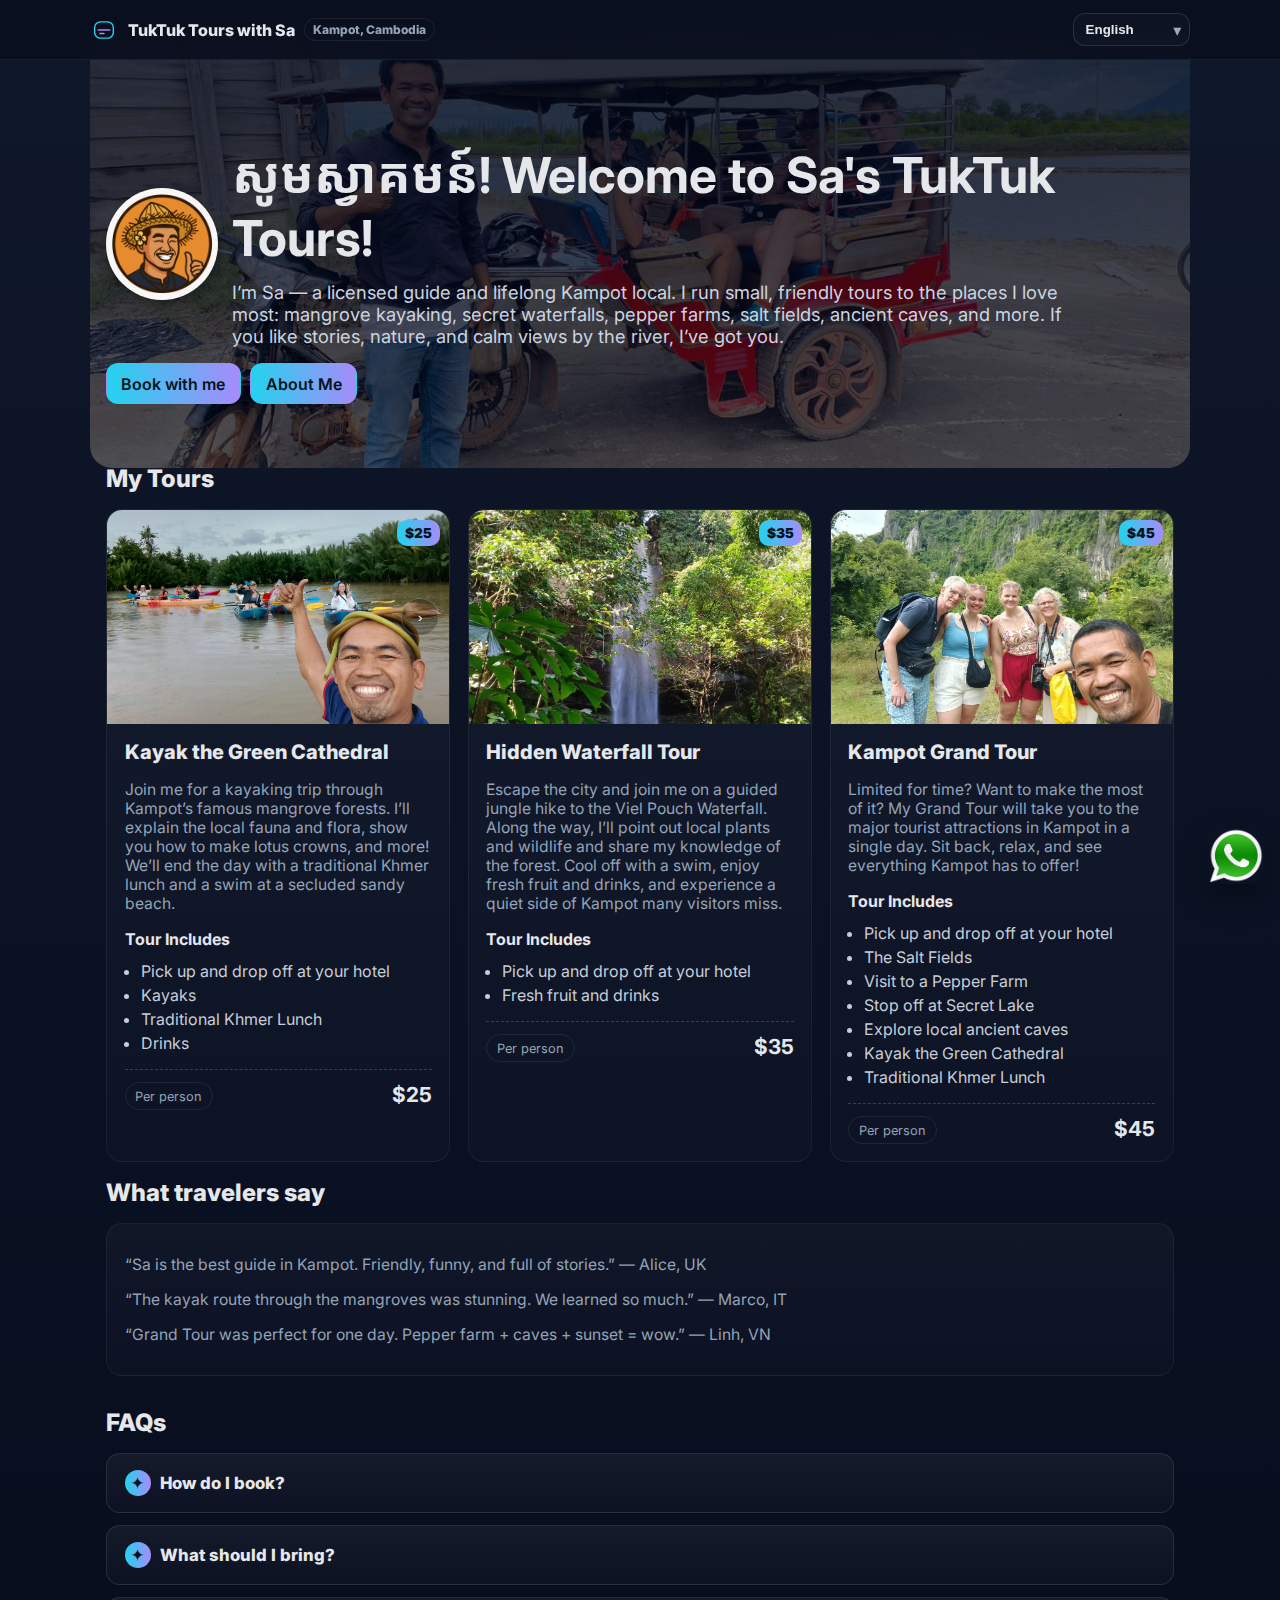
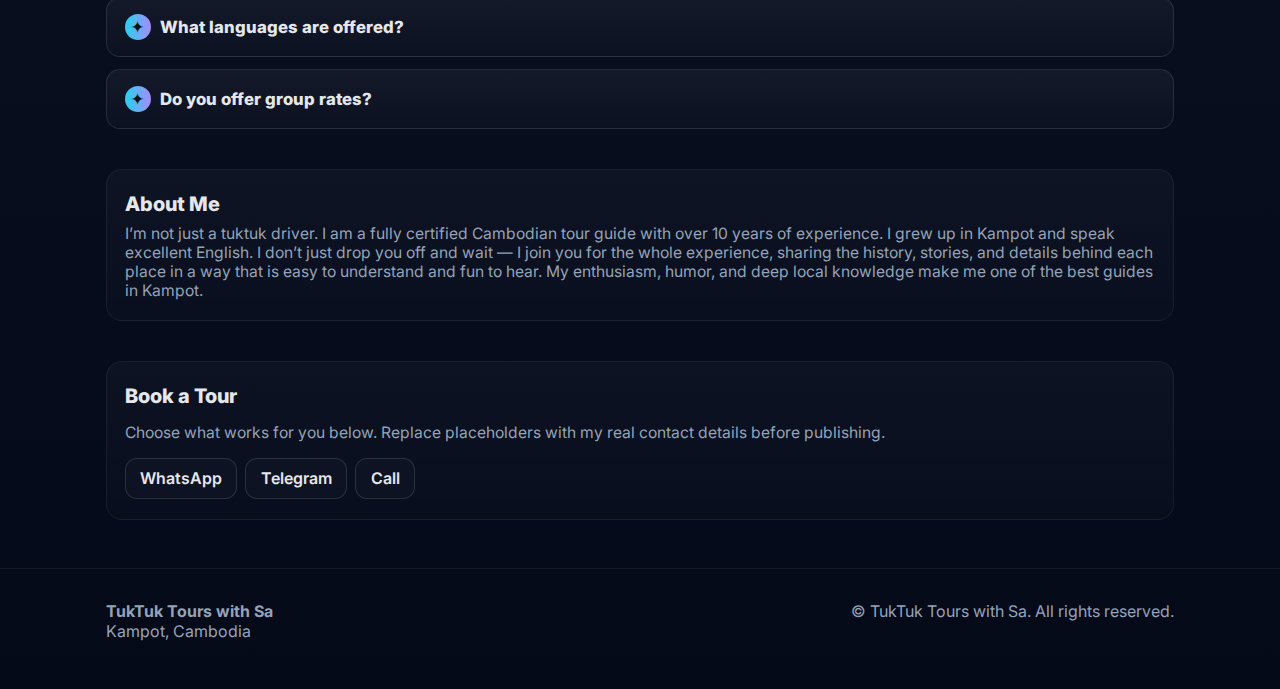
<file: index.html>
<!DOCTYPE html>
<html lang="en">
  <!-- default to English -->
  <head>
    <meta charset="utf-8" />
    <meta name="viewport" content="width=device-width, initial-scale=1" />
    <title>Sa’s TukTuk Tours • Kampot, Cambodia</title>
    <meta
      name="description"
      content="TukTuk Tours with Sa – Kampot. Simple, affordable tours: Kayak the Green Cathedral, Hidden Waterfall, and the Kampot Grand Tour."
    />
    <link rel="preconnect" href="https://fonts.googleapis.com" />
    <link rel="preconnect" href="https://fonts.gstatic.com" crossorigin />
    <link
      href="https://fonts.googleapis.com/css2?family=Inter:wght@400;600;800&family=Noto+Sans+Khmer:wght@400;600&display=swap"
      rel="stylesheet"
    />
    <link rel="stylesheet" href="styles.css" />
  </head>
  <body>
    <!-- Header -->
    <header class="hdr">
      <div class="wrap hdr__row">
        <div class="hdr__brand">
          <svg
            width="28"
            height="28"
            viewBox="0 0 24 24"
            fill="none"
            xmlns="http://www.w3.org/2000/svg"
            aria-hidden="true"
          >
            <path
              d="M4 10c0-2.761 2.239-5 5-5h6c2.761 0 5 2.239 5 5v4c0 2.761-2.239 5-5 5H9c-2.761 0-5-2.239-5-5v-4Z"
              stroke="#22d3ee"
              stroke-width="1.2"
            />
            <path
              d="M7 12h10M8.5 15H12"
              stroke="#a78bfa"
              stroke-width="1.2"
              stroke-linecap="round"
            />
          </svg>
          <span data-i18n="brand">TukTuk Tours with Sa</span>
          <span class="hdr__badge" data-i18n="location">Kampot, Cambodia</span>
        </div>
        <div class="hdr__selectWrap">
          <label class="sr-only" for="lang">Language</label>
          <select id="lang" class="hdr__select" aria-label="Select language">
            <option value="en">English</option>
            <option value="fr">Français</option>
            <option value="nl">Nederlands</option>
            <option value="de">Deutsch</option>
          </select>
        </div>
      </div>
    </header>

    <main class="wrap">
      <!-- Hero -->
      <section class="hero">
        <div class="hero__bg" aria-hidden="true"></div>
        <div class="hero__intro">
          <img
            src="images/sa.png"
            alt="Sa smiling with straw hat — logo"
            class="hero__logo"
            width="112"
            height="112"
          />
          <div>
            <h1 data-i18n="hero_title">
              សូមស្វាគមន៍! Welcome to my TukTuk Tours
            </h1>
            <p class="hero__lead" data-i18n="hero_lead">
              I’m Sa — a licensed guide and lifelong Kampot local. I run small,
              friendly tours to the places I love most: mangrove kayaking,
              secret waterfalls, pepper farms, salt fields, ancient caves, and
              more. If you like stories, nature, and calm views by the river,
              I’ve got you.
            </p>
          </div>
        </div>
        <div
          class="hero__cta"
          style="margin-top: 1rem; display: flex; gap: 0.6rem; flex-wrap: wrap"
        >
          <a href="#contact" class="btn btn--primary" data-i18n="cta_book_me"
            >Book with me</a
          >
          <a href="#about" class="btn btn--primary" data-i18n="hero_about"
            >About Me</a
          >
        </div>
      </section>

      <!-- Tours -->
      <section aria-labelledby="tours" style="margin-top: 1.2rem">
        <h2
          id="tours"
          style="font-size: 1.5rem; margin: 1rem 0 1rem; font-weight: 800"
          data-i18n="tours_heading"
        >
          My Tours
        </h2>
        <div class="tours">
          <!-- Kayak -->
          <article class="card">
            <div class="crsl" data-crsl aria-label="Kayak the Green Cathedral">
              <button
                type="button"
                class="crsl__btn crsl__btn--prev"
                data-crsl-prev
                aria-label="Previous photo"
              >
                ‹
              </button>
              <div class="crsl__track" data-crsl-track>
                <img
                  class="crsl__slide"
                  loading="lazy"
                  src="images/green-cathedral-1.jpg"
                  alt="Kayaking among mangroves"
                  data-i18n-attr="alt"
                  data-i18n="alt_green1"
                />
                <img
                  class="crsl__slide"
                  loading="lazy"
                  src="images/green-cathedral-2.jpg"
                  alt="Lotus crowns and calm canals"
                  data-i18n-attr="alt"
                  data-i18n="alt_green2"
                />
                <img
                  class="crsl__slide"
                  loading="lazy"
                  src="images/green-cathedral-3.jpg"
                  alt="Sandy beach lunch stop"
                  data-i18n-attr="alt"
                  data-i18n="alt_green3"
                />
              </div>
              <button
                type="button"
                class="crsl__btn crsl__btn--next"
                data-crsl-next
                aria-label="Next photo"
              >
                ›
              </button>
              <div class="crsl__dots" data-crsl-dots></div>
              <span class="crsl__price">$25</span>
            </div>
            <div class="card__body">
              <h3 class="card__title" data-i18n="tour_green_title">
                Kayak the Green Cathedral
              </h3>
              <p class="card__desc" data-i18n="tour_green_desc">
                Join me for a kayaking trip through Kampot’s famous mangrove
                forests...
              </p>
              <h4
                style="margin: 0.9rem 0 0.25rem; font-weight: 700"
                data-i18n="includes"
              >
                Tour Includes
              </h4>
              <ul class="inc">
                <li data-i18n="pick_drop">
                  Pick up and drop off at your hotel
                </li>
                <li data-i18n="kayaks">Kayaks</li>
                <li data-i18n="khmer_lunch">Traditional Khmer Lunch</li>
                <li data-i18n="drinks">Drinks</li>
              </ul>
              <div class="price">
                <div>
                  <span class="pill" data-i18n="per_person">Per person</span>
                </div>
                <strong>$25</strong>
              </div>
            </div>
          </article>

          <!-- Waterfall -->
          <article class="card">
            <div class="crsl" data-crsl aria-label="Hidden Waterfall Tour">
              <button
                type="button"
                class="crsl__btn crsl__btn--prev"
                data-crsl-prev
                aria-label="Previous photo"
              >
                ‹
              </button>
              <div class="crsl__track" data-crsl-track>
                <img
                  class="crsl__slide"
                  loading="lazy"
                  src="images/hidden-waterfall-1.jpg"
                  alt="Jungle trail to the waterfall"
                  data-i18n-attr="alt"
                  data-i18n="alt_waterfall1"
                />
                <img
                  class="crsl__slide"
                  loading="lazy"
                  src="images/hidden-waterfall-2.jpg"
                  alt="Viel Pouch Waterfall pool"
                  data-i18n-attr="alt"
                  data-i18n="alt_waterfall2"
                />
                <img
                  class="crsl__slide"
                  loading="lazy"
                  src="images/hidden-waterfall-3.jpg"
                  alt="Fresh fruit break by the river"
                  data-i18n-attr="alt"
                  data-i18n="alt_waterfall3"
                />
              </div>
              <button
                type="button"
                class="crsl__btn crsl__btn--next"
                data-crsl-next
                aria-label="Next photo"
              >
                ›
              </button>
              <div class="crsl__dots" data-crsl-dots></div>
              <span class="crsl__price">$35</span>
            </div>
            <div class="card__body">
              <h3 class="card__title" data-i18n="tour_waterfall_title">
                Hidden Waterfall Tour
              </h3>
              <p class="card__desc" data-i18n="tour_waterfall_desc">
                Escape the city and join me on a guided jungle hike...
              </p>
              <h4
                style="margin: 0.9rem 0 0.25rem; font-weight: 700"
                data-i18n="includes"
              >
                Tour Includes
              </h4>
              <ul class="inc">
                <li data-i18n="pick_drop">
                  Pick up and drop off at your hotel
                </li>
                <li data-i18n="fresh_fruit_drinks">Fresh fruit and drinks</li>
              </ul>
              <div class="price">
                <div>
                  <span class="pill" data-i18n="per_person">Per person</span>
                </div>
                <strong>$35</strong>
              </div>
            </div>
          </article>

          <!-- Grand tour -->
          <article class="card">
            <div class="crsl" data-crsl aria-label="Kampot Grand Tour">
              <button
                type="button"
                class="crsl__btn crsl__btn--prev"
                data-crsl-prev
                aria-label="Previous photo"
              >
                
              </button>
              <div class="crsl__track" data-crsl-track>
                <img
                  class="crsl__slide"
                  loading="lazy"
                  src="images/grand-tour-1.jpg"
                  alt="Salt fields near Kampot"
                  data-i18n-attr="alt"
                  data-i18n="alt_grand1"
                />
                <img
                  class="crsl__slide"
                  loading="lazy"
                  src="images/grand-tour-2.jpg"
                  alt="Pepper vines at the farm"
                  data-i18n-attr="alt"
                  data-i18n="alt_grand2"
                />
                <img
                  class="crsl__slide"
                  loading="lazy"
                  src="images/grand-tour-3.jpg"
                  alt="Ancient cave entrance"
                  data-i18n-attr="alt"
                  data-i18n="alt_grand3"
                />
              </div>
              <button
                type="button"
                class="crsl__btn crsl__btn--next"
                data-crsl-next
                aria-label="Next photo"
              >
                
              </button>
              <div class="crsl__dots" data-crsl-dots></div>
              <span class="crsl__price">$45</span>
            </div>
            <div class="card__body">
              <h3 class="card__title" data-i18n="tour_grand_title">
                Kampot Grand Tour
              </h3>
              <p class="card__desc" data-i18n="tour_grand_desc">
                Limited for time? Want to make the most of it?...
              </p>
              <h4
                style="margin: 0.9rem 0 0.25rem; font-weight: 700"
                data-i18n="includes"
              >
                Tour Includes
              </h4>
              <ul class="inc">
                <li data-i18n="pick_drop">
                  Pick up and drop off at your hotel
                </li>
                <li data-i18n="salt_fields">The Salt Fields</li>
                <li data-i18n="pepper_farm">Visit to a Pepper Farm</li>
                <li data-i18n="secret_lake">Stop off at Secret Lake</li>
                <li data-i18n="caves">Explore local ancient caves</li>
                <li data-i18n="kayak_green_again">Kayak the Green Cathedral</li>
                <li data-i18n="khmer_lunch">Traditional Khmer Lunch</li>
              </ul>
              <div class="price">
                <div>
                  <span class="pill" data-i18n="per_person">Per person</span>
                </div>
                <strong>$45</strong>
              </div>
            </div>
          </article>
        </div>
      </section>

      <!-- Testimonials -->
      <section aria-label="Traveler reviews">
        <h2
          style="font-size: 1.5rem; font-weight: 800; margin: 1rem 0"
          data-i18n="testimonials_heading"
        >
          What travelers say
        </h2>
        <div class="card" style="padding: 1rem 1.1rem">
          <p class="card__desc" data-i18n="quote1">
            “Sa is the best guide in Kampot. Friendly, funny, and full of
            stories.” — Alice, UK
          </p>
          <p class="card__desc" data-i18n="quote2">
            “The kayak route through the mangroves was stunning. We learned so
            much.” — Marco, IT
          </p>
          <p class="card__desc" data-i18n="quote3">
            “Grand Tour was perfect for one day. Pepper farm + caves + sunset =
            wow.” — Linh, VN
          </p>
        </div>
      </section>

      <!-- FAQ -->
      <section class="faq" aria-labelledby="faq-heading">
        <h2
          id="faq-heading"
          style="font-size: 1.5rem; font-weight: 800; margin: 1rem 0"
          data-i18n="faqs"
        >
          FAQs
        </h2>
        <div class="faq__list">
          <details>
            <summary data-i18n="faq_book_q">How do I book?</summary>
            <div class="faq__content" data-i18n="faq_book_a">
              Use WhatsApp, Facebook, or email below. Tell me your dates and
              which tour you want. I’ll confirm quickly.
            </div>
          </details>
          <details>
            <summary data-i18n="faq_bring_q">What should I bring?</summary>
            <div class="faq__content" data-i18n="faq_bring_a">
              Sunblock, hat, swimwear for kayaking/waterfall, and comfortable
              shoes for walking. I provide water and fruit.
            </div>
          </details>
          <details>
            <summary data-i18n="faq_lang_q">
              What languages are offered?
            </summary>
            <div class="faq__content" data-i18n="faq_lang_a">
              English and Khmer.
            </div>
          </details>
          <details>
            <summary data-i18n="faq_group_q">Do you offer group rates?</summary>
            <div class="faq__content" data-i18n="faq_group_a">
              Yes — get in touch and I’ll tailor a price for your group.
            </div>
          </details>
        </div>
      </section>

      <!-- About -->
      <section id="about" style="margin-top: 2.5rem">
        <div class="card" style="padding: 1.1rem 1.1rem 1.25rem">
          <h2
            style="
              font-size: 1.25rem;
              font-weight: 800;
              margin: 0.25rem 0 0.5rem;
            "
            data-i18n="about_heading"
          >
            About Me
          </h2>
          <p class="card__desc" style="margin: 0" data-i18n="about_text">
            I’m not just a tuktuk driver. I am a fully certified Cambodian tour
            guide with over 10 years of experience...
          </p>
        </div>
      </section>

      <!-- Contact -->
      <section id="contact" style="margin-top: 2.5rem">
        <div class="card" style="padding: 1.1rem 1.1rem 1.25rem">
          <h2
            style="
              font-size: 1.25rem;
              font-weight: 800;
              margin: 0.25rem 0 0.5rem;
            "
            data-i18n="contact_heading"
          >
            Book a Tour
          </h2>
          <p class="card__desc" data-i18n="contact_note">
            Choose what works for you below. Replace placeholders with my real
            contact details before publishing.
          </p>
          <div
            class="buttons"
            style="
              margin-top: 0.75rem;
              display: flex;
              gap: 0.5rem;
              flex-wrap: wrap;
            "
          >
            <a
              class="btn"
              data-i18n="btn_whatsapp"
              href="https://wa.me/85500000000"
              target="_blank"
              rel="noopener"
              >WhatsApp</a
            >
            <a
              class="btn"
              data-i18n="btn_telegram"
              href="https://t.me/yourusername"
              target="_blank"
              rel="noopener"
              >Telegram</a
            >
            <a class="btn" data-i18n="btn_call" href="tel:+85500000000">Call</a>
          </div>
        </div>
      </section>
    </main>

    <footer>
      <div class="wrap">
        <div
          style="
            display: flex;
            justify-content: space-between;
            gap: 1rem;
            flex-wrap: wrap;
          "
        >
          <div>
            <strong data-i18n="brand">TukTuk Tours with Sa</strong>
            <div style="color: var(--muted)" data-i18n="location">
              Kampot, Cambodia
            </div>
          </div>
          <div style="color: var(--muted)">
            © <span id="y"></span>
            <span data-i18n="brand">TukTuk Tours with Sa</span>.
            <span data-i18n="rights">All rights reserved.</span>
          </div>
        </div>
      </div>
    </footer>

    <!-- Floating WhatsApp -->
    <a
      class="waFloat"
      href="https://wa.me/85500000000"
      target="_blank"
      rel="noopener"
      data-i18n-attr="aria-label:wa_label"
      aria-label="Chat on WhatsApp"
      title="WhatsApp"
    >
      <img src="images/whatsapp.png" alt="WhatsApp" width="64" height="64" />
    </a>

    <!-- NEW: external JS -->
    <script defer src="js/app.js"></script>
  </body>
</html>
</file>
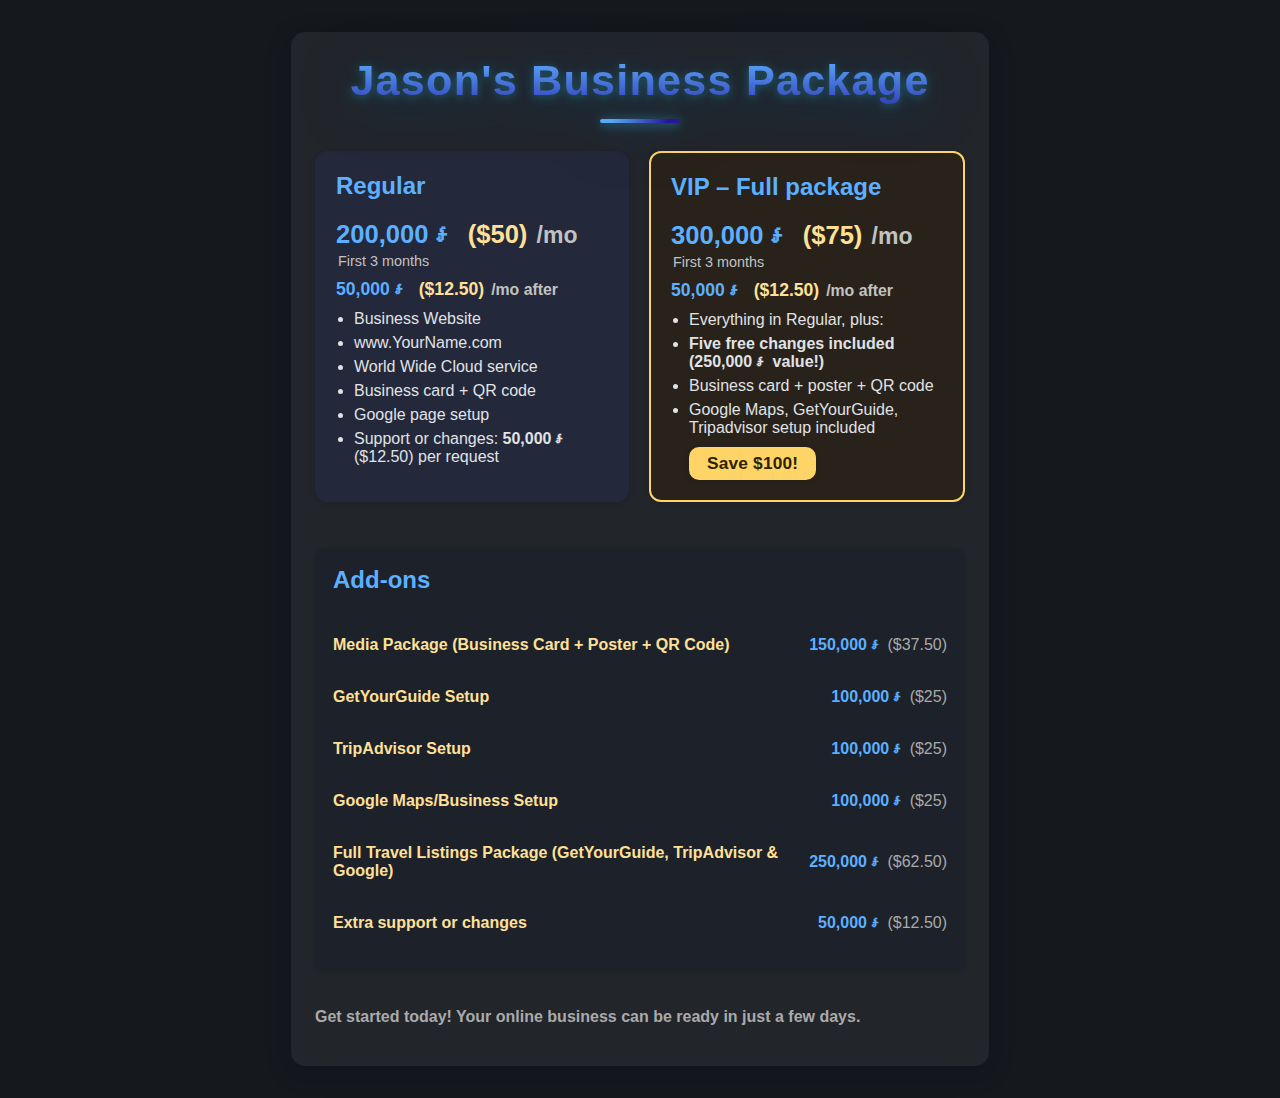
<file: prices.html>
<!DOCTYPE html>
<html lang="en">
<head>
  <meta charset="UTF-8">
  <title>Tuktuk Website Packages</title>
  <meta name="viewport" content="width=device-width, initial-scale=1">
  <style>
    body {
      font-family: 'Segoe UI', Arial, sans-serif;
      background: #15181c;
      color: #f2f4fa;
      margin: 0;
      padding: 0;
    }
    .container {
      max-width: 650px;
      margin: 32px auto;
      padding: 24px;
      background: #22252a;
      border-radius: 14px;
      box-shadow: 0 6px 24px 0 rgba(10,16,32,0.33);
    }
    h1, h2 {
      color: #5cb0ff;
      margin-top: 0;
    }
    .pricing-table {
      display: flex;
      gap: 20px;
      margin: 28px 0;
      flex-wrap: wrap;
      justify-content: space-between;
    }
    .card {
      flex: 1 1 220px;
      background: #23283a;
      border-radius: 12px;
      box-shadow: 0 1px 5px 0 rgba(10,16,32,0.16);
      padding: 20px;
      margin-bottom: 16px;
      min-width: 220px;
      border: 1px solid #23273d;
    }
    .card.vip {
      background: #28221b;
      border: 2px solid #ffd466;
    }
    .price {
      font-size: 1.6em;
      color: #5cb0ff;
      font-weight: bold;
      margin: 10px 0 4px;
    }
    .usd {
      color: #ffe097;
      font-size: 1em;
      margin-left: 6px;
    }
    .per {
      font-size: 0.9em;
      color: #c2c2c2;
      margin-left: 2px;
    }
    ul {
      padding-left: 18px;
      margin: 10px 0 0;
    }
    li {
      color: #e0e3e6;
      margin-bottom: 6px;
    }
    .addons {
      margin-top: 30px;
      background: #1d2129;
      border-radius: 12px;
      padding: 18px;
      box-shadow: 0 1px 5px 0 rgba(10,16,32,0.08);
    }
    @media (max-width: 700px) {
      .container {padding: 10px;}
      .pricing-table {flex-direction: column;}
      .card {margin-bottom: 12px;}
    }.main-title {
  font-size: 2.7em;
  font-weight: 900;
  letter-spacing: 1.2px;
  text-align: center;
  margin-bottom: 20px;
  background: linear-gradient(180deg, #5cb0ff 0%, #2716a3 100%);
  -webkit-background-clip: text;
  -webkit-text-fill-color: transparent;
  background-clip: text;
  text-fill-color: transparent;
  filter: drop-shadow(0 6px 26px #001040a0) drop-shadow(0 2px 4px #22d3ee60);
  position: relative;
}

.main-title::after {
  content: '';
  display: block;
  width: 80px;
  height: 4px;
  background: linear-gradient(90deg,#5cb0ff 15%,#2716a3 85%);
  margin: 14px auto 0 auto;
  border-radius: 3px;
  opacity: 0.95;
  box-shadow: 0 1px 14px #5cb0ff55;
}

</style>
</head>
<body>
  <div class="container">
    <h1 class="main-title">Jason's Business Package</h1>
    <div class="pricing-table">
      <div class="card">
        <h2>Regular</h2>
        <div class="price">200,000៛ <span class="usd">($50)</span> <span class="per">/mo</span></div>
        <div class="per">First 3 months</div>
        <div class="price" style="font-size:1.1em;">50,000៛ <span class="usd">($12.50)</span> <span class="per">/mo after</span></div>
        <ul>
          <li>Business Website</li>
          <li>www.YourName.com</li>
          <li>World Wide Cloud service</li>
          <li>Business card + QR code</li>
          <li>Google page setup</li>
          <li>Support or changes: <b>50,000៛</b> ($12.50) per request</li>
        </ul>
      </div>
      <div class="card vip">
        <h2>VIP – Full package</h2>
        <div class="price">300,000៛ <span class="usd">($75)</span> <span class="per">/mo</span></div>
        <div class="per">First 3 months</div>
        <div class="price" style="font-size:1.1em;">50,000៛ <span class="usd">($12.50)</span> <span class="per">/mo after</span></div>
        <ul>
          <li>Everything in Regular, plus:</li>
          <li><b>Five free changes included (250,000៛ value!)</b></li>
          <li>Business card + poster + QR code</li>
          <li>Google Maps, GetYourGuide, Tripadvisor setup included</li>
<li style="list-style:none; margin:10px 0 0 0; padding:0;">
  <span style="background:#ffd466; color:#2d2300; font-size:1.08em; font-weight:700; padding:6px 18px; border-radius:10px; display:inline-block; box-shadow:0 1px 5px 0 rgba(10,16,32,0.10); letter-spacing:0.2px;">Save $100!</span>
</li>
        </ul>
      </div>
    </div>

    <div class="addons">
  <h2>Add-ons</h2>
  <table style="width:100%;border-collapse:separate;border-spacing:0 10px;">
    <tbody>
      <tr>
        <td style="padding:12px 8px 12px 0;font-weight:bold; color:#ffe097;">Media Package (Business Card + Poster + QR Code)</td>
        <td style="padding:12px 0 12px 8px; text-align:right; white-space:nowrap; color:#5cb0ff; font-weight:bold;">150,000៛ <span style='color:#aaa;font-weight:normal'>($37.50)</span></td>
      </tr>
      <tr>
        <td style="padding:12px 8px 12px 0;font-weight:bold; color:#ffe097;">GetYourGuide Setup</td>
        <td style="padding:12px 0 12px 8px; text-align:right; white-space:nowrap; color:#5cb0ff; font-weight:bold;">100,000៛ <span style='color:#aaa;font-weight:normal'>($25)</span></td>
      </tr>
      <tr>
        <td style="padding:12px 8px 12px 0;font-weight:bold; color:#ffe097;">TripAdvisor Setup</td>
        <td style="padding:12px 0 12px 8px; text-align:right; white-space:nowrap; color:#5cb0ff; font-weight:bold;">100,000៛ <span style='color:#aaa;font-weight:normal'>($25)</span></td>
      </tr>
      <tr>
        <td style="padding:12px 8px 12px 0;font-weight:bold; color:#ffe097;">Google Maps/Business Setup</td>
        <td style="padding:12px 0 12px 8px; text-align:right; white-space:nowrap; color:#5cb0ff; font-weight:bold;">100,000៛ <span style='color:#aaa;font-weight:normal'>($25)</span></td>
      </tr>
      <tr>
        <td style="padding:12px 8px 12px 0;font-weight:bold; color:#ffe097;">Full Travel Listings Package (GetYourGuide, TripAdvisor &amp; Google)</td>
        <td style="padding:12px 0 12px 8px; text-align:right; white-space:nowrap; color:#5cb0ff; font-weight:bold;">250,000៛ <span style='color:#aaa;font-weight:normal'>($62.50)</span></td>
      </tr>
      <tr>
        <td style="padding:12px 8px 12px 0;font-weight:bold; color:#ffe097;">Extra support or changes</td>
        <td style="padding:12px 0 12px 8px; text-align:right; white-space:nowrap; color:#5cb0ff; font-weight:bold;">50,000៛ <span style='color:#aaa;font-weight:normal'>($12.50)</span></td>
      </tr>
    </tbody>
  </table>
</div>
    <p style="margin-top: 36px; color:#aaa; font-size:1em;">
      <b>Get started today! Your online business can be ready in just a few days.</b>
    </p>
  
</html>
</file>
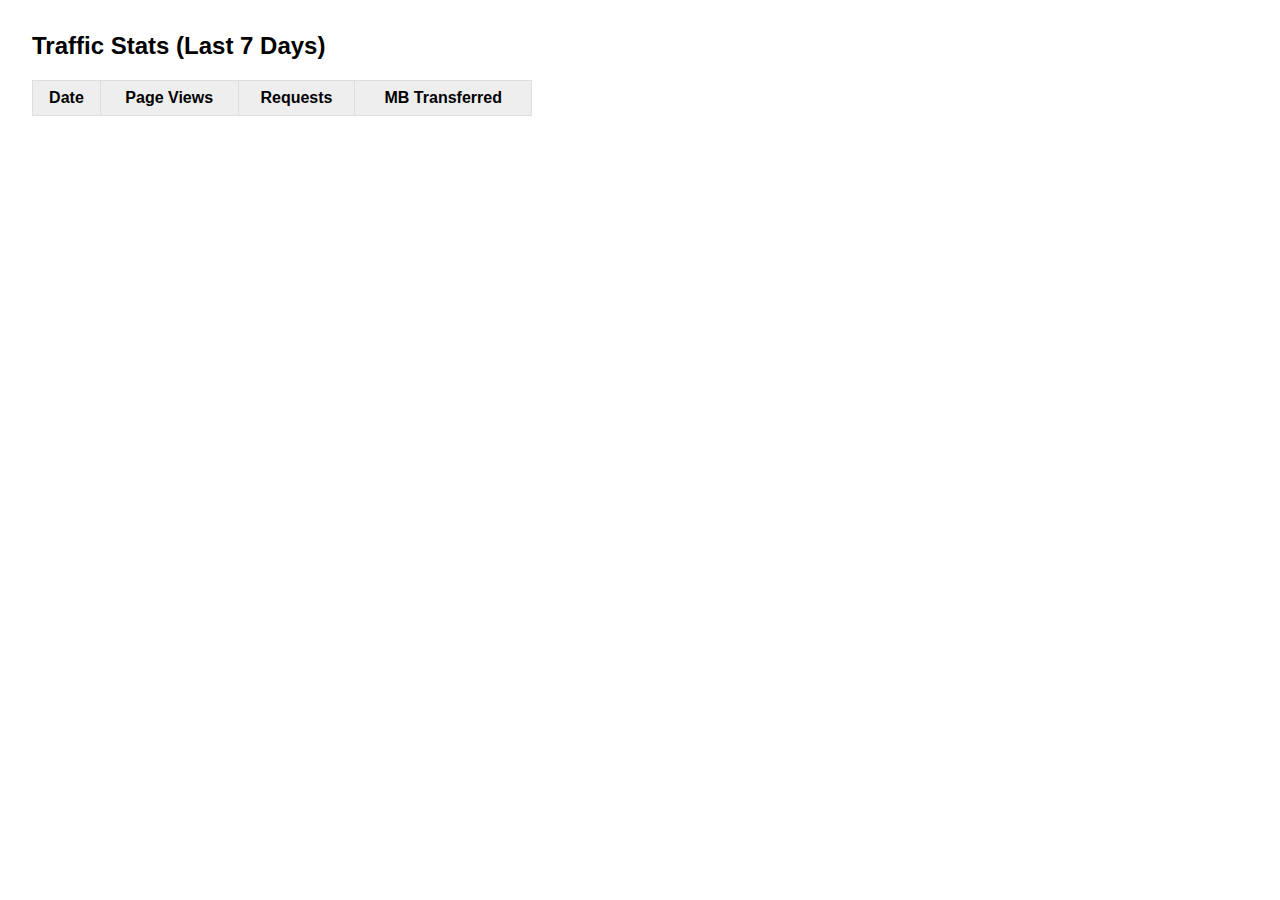
<file: stats.html>
<!DOCTYPE html>
<html>
<head>
  <title>Site Stats</title>
  <style>
    body { font-family: sans-serif; margin: 2em; }
    table { border-collapse: collapse; width: 100%; max-width: 500px; }
    th, td { border: 1px solid #ddd; padding: 8px; }
    th { background: #eee; }
  </style>
</head>
<body>
  <h2>Traffic Stats (Last 7 Days)</h2>
  <table id="stats">
    <thead>
      <tr>
        <th>Date</th>
        <th>Page Views</th>
        <th>Requests</th>
        <th>MB Transferred</th>
      </tr>
    </thead>
    <tbody></tbody>
  </table>
  <script>
    fetch('https://stats-proxy.jasonvaux.workers.dev/')
      .then(resp => resp.json())
      .then(data => {
        const days = data.data.viewer.zones[0].httpRequests1dGroups;
        const tbody = document.querySelector('#stats tbody');
        days.forEach(day => {
          const tr = document.createElement('tr');
          tr.innerHTML = `
            <td>${day.dimensions.date}</td>
            <td>${day.sum.pageViews}</td>
            <td>${day.sum.requests}</td>
            <td>${(day.sum.bytes / 1024 / 1024).toFixed(2)}</td>
          `;
          tbody.appendChild(tr);
        });
      });
  </script>
</body>
</html>
</file>
<file: styles.css>
/* =====================
   Base & Theme (namespaced)
   ===================== */
:root{--bg:#0f172a; --bg2:#0b1225; --text:#e5e7eb; --muted:#94a3b8; --accent:#22d3ee; --accent2:#a78bfa; --ring:#334155}
*{box-sizing:border-box}
html,body{margin:0;padding:0;background:linear-gradient(180deg,var(--bg),#050a19);color:var(--text);font-family:Inter,system-ui,-apple-system,Segoe UI,Roboto,"Noto Sans Khmer",Arial,sans-serif}
a{color:inherit;text-decoration:none}
img{max-width:100%;display:block}
.wrap{max-width:1100px;margin:0 auto;padding:0 1rem}

/* =====================
   Header (hdr-*)
   ===================== */
.hdr{position:sticky;top:0;background:rgba(10,14,30,.9);backdrop-filter:blur(8px);border-bottom:1px solid rgba(255,255,255,.06);z-index:20}
.hdr__row{display:flex;align-items:center;justify-content:space-between;gap:.75rem;padding:.8rem 0}
.hdr__brand{display:flex;align-items:center;gap:.6rem;font-weight:800;white-space:nowrap}
.hdr__badge{font-size:.75rem;padding:.2rem .5rem;border:1px solid rgba(255,255,255,.08);border-radius:999px;color:var(--muted)}
.hdr__selectWrap{position:relative;display:flex;align-items:center}
.hdr__select{appearance:none;-webkit-appearance:none;-moz-appearance:none;background:rgba(255,255,255,.02);border:1px solid rgba(255,255,255,.12);color:var(--text);padding:.52rem 1.9rem .52rem .7rem;border-radius:12px;font-weight:600}
.hdr__selectWrap::after{content:'▾';position:absolute;right:.55rem;top:50%;transform:translateY(-50%);opacity:.7;pointer-events:none}
.sr-only{position:absolute;width:1px;height:1px;padding:0;margin:-1px;overflow:hidden;clip:rect(0,0,0,0);white-space:nowrap;border:0}

/* =====================
   Hero (hero-*)
   ===================== */
.hero{position:relative;padding:5rem 0 2.5rem;border-bottom:1px solid rgba(255,255,255,.06);z-index:0;}
.hero__bg{position:absolute;inset:-24px -16px -24px -16px;background:linear-gradient(180deg,rgba(2,6,23,.82),rgba(2,6,23,.65)),url('images/hero-kampot.jpg') center/cover no-repeat;border-bottom-left-radius:22px;border-bottom-right-radius:22px;z-index:-1}
.hero__intro{display:flex;align-items:center;gap:.9rem}
.hero__logo{width:112px;height:112px;border-radius:999px;flex:0 0 auto;box-shadow:0 2px 10px rgba(0,0,0,.25)}
.hero h1{font-size:clamp(1.9rem,5vw,3.1rem);margin:0}
.hero__lead{font-size:clamp(1rem,1.8vw,1.15rem);color:#cbd5e1;max-width:70ch;margin:.8rem 0 0}
.btn{display:inline-flex;align-items:center;gap:.5rem;padding:.6rem .9rem;border-radius:12px;border:1px solid rgba(255,255,255,.12);background:rgba(255,255,255,.02);font-weight:600}
.btn--primary{background:linear-gradient(90deg,var(--accent),var(--accent2));color:#03131a;border-color:transparent}

/* =====================
   Tours (cards + grid)
   ===================== */
.tours{display:grid;grid-template-columns:1fr;gap:1.1rem}
@media(min-width:840px){.tours{grid-template-columns:repeat(3,1fr)}}
.card{background:linear-gradient(180deg,rgba(255,255,255,.03),rgba(255,255,255,.015));border:1px solid rgba(255,255,255,.06);border-radius:16px;overflow:hidden}
.card__body{padding:1rem 1.1rem 1.25rem}
.card__title{font-size:1.25rem;font-weight:800;margin:0 0 .5rem}
.card__desc{color:var(--muted);font-size:.98rem}
.inc{margin:.75rem 0 .5rem;padding-left:1rem}
.inc li{margin:.25rem 0;color:#c7cdd8}
.price{display:flex;align-items:center;justify-content:space-between;gap:1rem;margin-top:1rem;padding-top:.75rem;border-top:1px dashed var(--ring)}
.price strong{font-size:1.3rem}
.pill{padding:.35rem .6rem;border:1px solid rgba(255,255,255,.08);border-radius:999px;color:var(--muted);font-size:.8rem}

/* =====================
   Carousel (crsl-*)
   ===================== */
.crsl{position:relative;aspect-ratio:16/10;background:#0a132b}
.crsl__track{display:flex;width:100%;height:100%;transition:transform .4s ease}
.crsl__slide{min-width:100%;height:100%;object-fit:cover}
.crsl__btn{position:absolute;top:50%;transform:translateY(-50%);width:38px;height:38px;display:grid;place-items:center;border-radius:999px;border:1px solid rgba(255,255,255,.2);background:rgba(0,0,0,.25);color:#fff;cursor:pointer}
.crsl__btn--prev{left:10px}.crsl__btn--next{right:10px}
.crsl__dots{position:absolute;left:50%;bottom:10px;transform:translateX(-50%);display:flex;gap:6px}
.crsl__dot{width:8px;height:8px;border-radius:999px;border:1px solid rgba(255,255,255,.6);background:transparent}
.crsl__dot[aria-current="true"]{background:#fff}
.crsl__price{position:absolute;top:.6rem;right:.6rem;background:linear-gradient(90deg,var(--accent),var(--accent2));color:#02131a;font-weight:900;padding:.3rem .5rem;border-radius:10px;font-size:.85rem}

/* =====================
   Footer
   ===================== */
footer{margin-top:3rem;padding:2rem 0 3rem;color:var(--muted);border-top:1px solid rgba(255,255,255,.06)}

/* =====================
   FAQ (faq-*)
   ===================== */
.faq{margin-top:2rem}
.faq .faq__list{display:flex;flex-direction:column;gap:.75rem}
.faq details{border:1px solid rgba(255,255,255,.1);border-radius:14px;padding:1rem 1.1rem;background:linear-gradient(180deg,rgba(255,255,255,.05),rgba(255,255,255,.02))}
.faq details[open]{box-shadow:0 12px 30px rgba(0,0,0,.25), inset 0 0 0 1px rgba(255,255,255,.12)}
.faq summary{list-style:none;cursor:pointer;display:flex;align-items:center;gap:.6rem;font-weight:800;font-size:1.05rem}
.faq summary::-webkit-details-marker{display:none}
.faq summary::before{content:'✦';display:inline-grid;place-items:center;width:26px;height:26px;border-radius:999px;background:linear-gradient(90deg,var(--accent),var(--accent2));color:#02131a;font-weight:900}
.faq__content{margin-top:.5rem;color:#cbd5e1}

/* =====================
   Floating WhatsApp
   ===================== */
.waFloat{position:fixed; right:16px; bottom:16px; width:56px; height:56px; z-index:60; display:grid; place-items:center; border-radius:14px; box-shadow:0 12px 30px rgba(0,0,0,.35); background:transparent}
.waFloat img{width:100%; height:100%; object-fit:contain}

/* =====================
   Mobile
   ===================== */
@media(max-width:640px){
  .wrap{padding:0 .9rem}
  .hdr{background:var(--bg2);backdrop-filter:none}
  .hdr__row{padding:.7rem 0}
  .hdr__badge{display:none}
  .hero{padding:5.2rem 0 2rem}
  .hero__bg{inset:-14px -12px -14px -12px;border-bottom-left-radius:18px;border-bottom-right-radius:18px}
  .hero__logo{width:72px;height:72px}
  .hero__cta .btn--primary{flex:1 1 100%;justify-content:center}
  .buttons .btn{flex:1 1 100%;justify-content:center}
  #tours{scroll-margin-top:84px}
  .waFloat{ right:12px; bottom:calc(12px + env(safe-area-inset-bottom)); width:64px; height:64px }
}

/* Reduced motion */
@media(prefers-reduced-motion:reduce){*{animation:none!important;transition:none!important}}

/* ===== Reviews (What travelers say) ===== */
.reviews .section__hd { text-align:center; margin-bottom:1rem; }
.review.card { padding:1rem; color:#fff; background:rgba(255,255,255,.06); border:1px solid rgba(255,255,255,.08); border-radius:14px; margin:0 6px; }
.rev__head { display:flex; gap:.75rem; align-items:center; margin-bottom:.5rem; }
.rev__avatar { width:36px; height:36px; border-radius:999px; display:grid; place-items:center; font-weight:700; background:linear-gradient(135deg,var(--accent),var(--accent2)); color:#02131a; }
.rev__name { font-weight:700; }
.rev__meta { font-size:.85rem; opacity:.85; }
.stars { letter-spacing:.1em; }
.rev__text { font-size:1.05rem; line-height:1.5; margin:.5rem 0 1rem; }
.rev__link { font-size:.9rem; text-decoration:underline; opacity:.9; }
.reviews__cta { text-align:center; margin-top:1rem; }
.reviews .btn { display:inline-block; padding:.6rem 1rem; border-radius:10px; border:1px solid rgba(255,255,255,.2); }
.reviews-crsl .crsl__slide { display:flex; flex-direction:column; justify-content:space-between; }


/* === Reviews carousel compact + overflow fix === */
.reviews.section { margin-top: 0.5rem; }
.reviews .wrap { max-width: 720px; margin-inline: auto; }

/* Override the global carousel sizing for the reviews carousel only */
.reviews-crsl { 
  aspect-ratio: auto;         /* don't force tall 16/10 box */
  background: transparent; 
  overflow: hidden;           /* prevent horizontal scroll */
}

.reviews-crsl .crsl__track {
  height: auto;               /* allow content to define height */
  transition: transform .45s ease; /* keep smooth slide */
}

.reviews-crsl .crsl__slide {
  min-width: 100%;            /* keep JS alignment logic intact */
  height: auto;               /* grow to fit the card */
  display: flex;
  justify-content: center;    /* center the card within the slide */
}

.reviews-crsl .review.card {
  width: 100%;
  max-width: 560px;           /* compact card width */
  padding: .9rem;
}

/* Tighten typography */
.reviews .section__hd { margin-bottom:.4rem; }
.rev__avatar { width:28px; height:28px; font-size:.9rem; }
.rev__name { font-weight:700; font-size:.95rem; }
.rev__meta { font-size:.8rem; opacity:.8; }
.rev__text { font-size:.95rem; line-height:1.4; margin:.35rem 0 .75rem;
  display:-webkit-box; -webkit-line-clamp:3; -webkit-box-orient:vertical; overflow:hidden; }
.stars { font-size:.9rem; }
.reviews__cta { margin-top:.5rem; }
</file>
